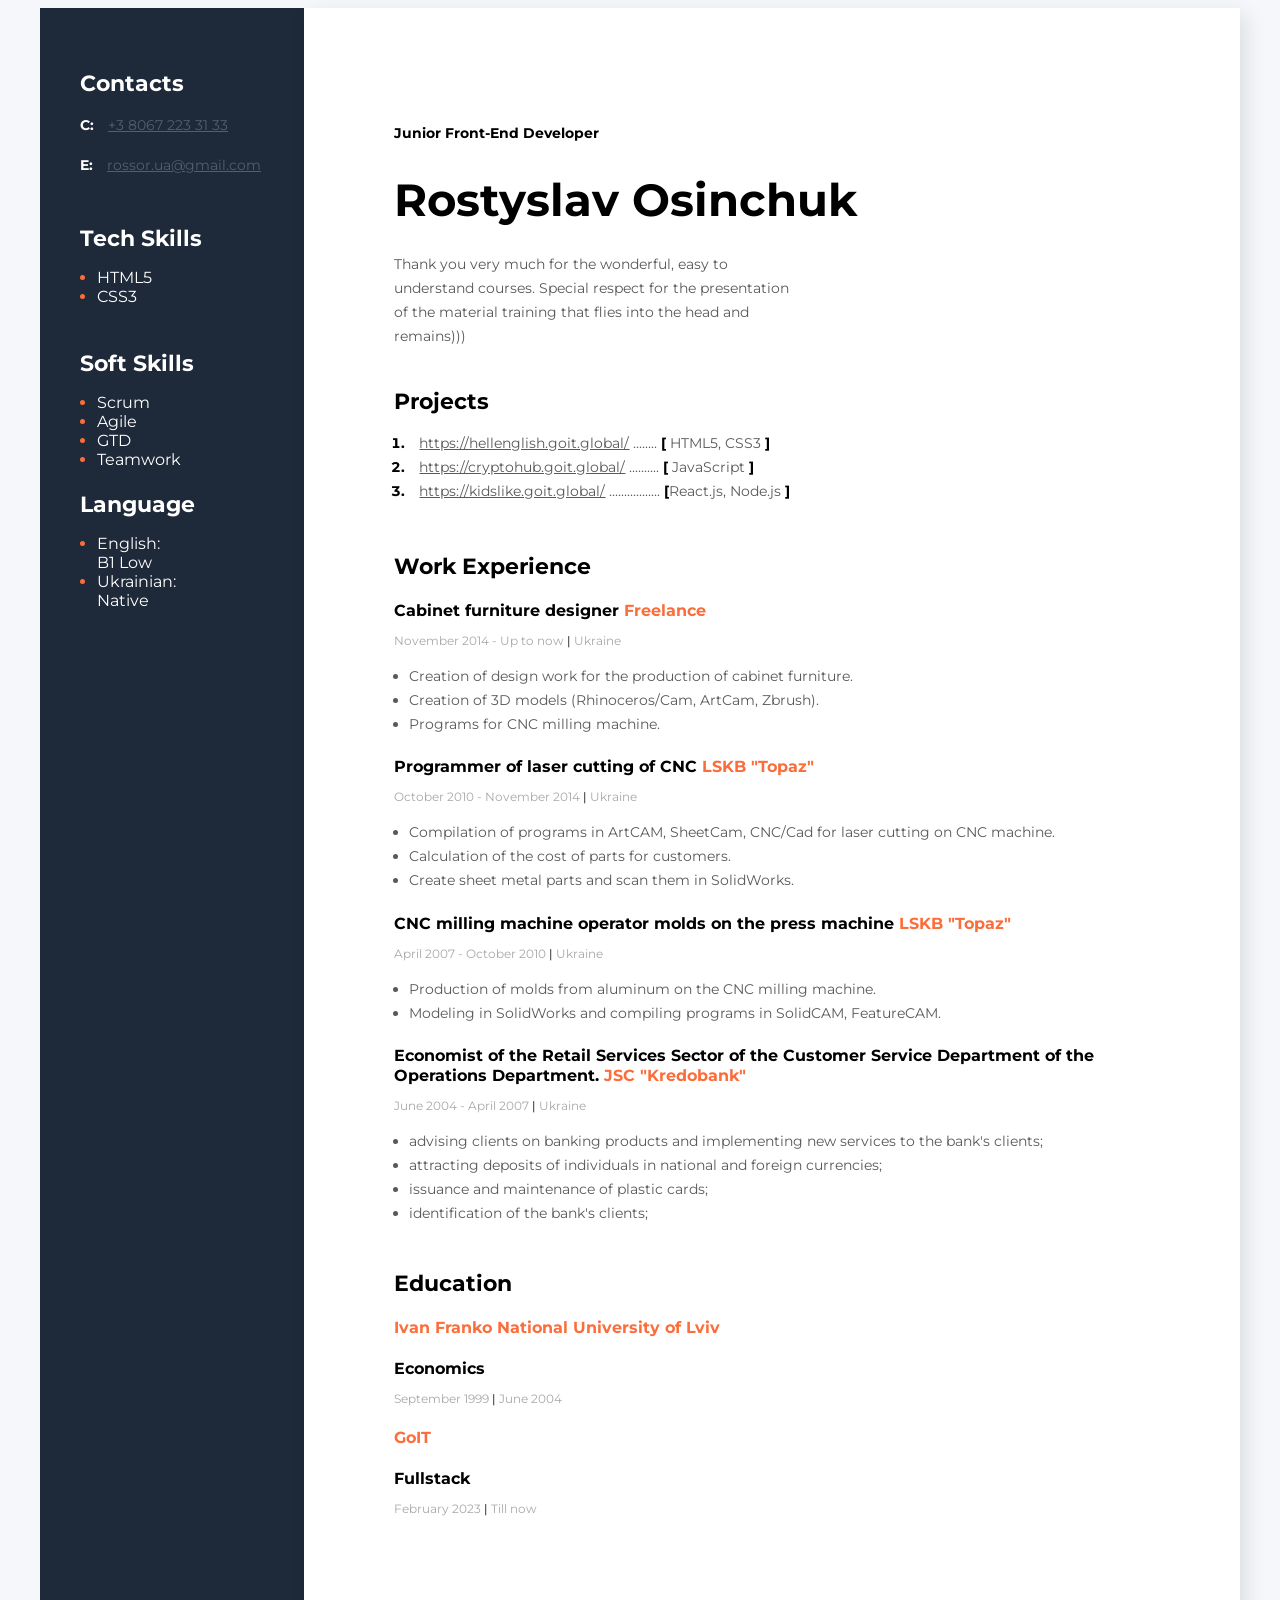
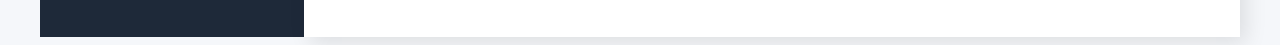
<file: index.html>
<!DOCTYPE html>
<html lang="en">
	<head>
		<meta charset="UTF-8" />
		<meta http-equiv="X-UA-Compatible" content="IE=edge" />
		<meta name="viewport" content="width=device-width, initial-scale=1.0" />
    <link rel="preconnect" href="https://fonts.googleapis.com">
<link rel="preconnect" href="https://fonts.gstatic.com" crossorigin>
<link href="https://fonts.googleapis.com/css2?family=Montserrat:wght@400;700&display=swap" rel="stylesheet">
    <link rel="stylesheet" href="styles/styles.css">
		<title>Resume</title>
	</head>
	<title>Resume</title>
	<body>
		<!--Main-->
		<div class="main">
		<!--Main content-->
		<div class="main-content">
		<!--About user-->
		<div class="about">
			<h2 class="about-position">Junior Front-End Developer</h2>
			<h1 class="about-name">Rostyslav Osinchuk</h1>
       <p class="about-description">
				Thank you very much for the wonderful, easy to understand courses. Special respect for the presentation of the material training that flies into the head and remains)))
				</p>
			</div>
		<!--Projects-->
		<div class="projects">
			<h3 class="title">Projects</h3>
			<ol class="project-list">
				<li class="project-item">
					<span class="project">	<a href="https://hellenglish.goit.global/" class="project-link">https://hellenglish.goit.global/</a>
						........ 
						<span class="project-bracket">[</span> HTML5, CSS3 
						<span class="project-bracket">]</span></span>
						
				</li>
				<li class="project-item">
					<span class="project">	<a href="https://cryptohub.goit.global/" class="project-link">https://cryptohub.goit.global/</a>
						.......... 
						<span class="project-bracket">[</span> JavaScript 
						<span class="project-bracket">]</span></span>
						
				</li>
				<li class="project-item">
					<span class="project"><a href="https://kidslike.goit.global/" class="project-link">https://kidslike.goit.global/</a>
						................. 
						<span class="project-bracket">[</span>React.js, Node.js <span class="project-bracket">]</span></span>
							
				</li>
			</ol>
		</div>
		
		<!--Work-->
		<div class="work">
		 <h3 class="title">Work Experience</h3>
		 <!--Company 3-->
		 <div>
			<h4 class="work-position">Cabinet furniture designer<span class="organization"> Freelance</span> </h4>
			<p class="period"> November 2014 - Up to now<span class="line"> |</span> Ukraine</p>
			<ul class="work-list">
				<li class="work-list-item">
					Creation of design work for the production of cabinet furniture.
				</li>
				<li class="work-list-item">Creation of 3D models (Rhinoceros/Cam, ArtCam, Zbrush). </li>
				<li class="work-list-item">Programs for CNC milling machine.</li>
			</ul>
		</div>
		<!--Company 1-->
		<div>
			<h4 class="work-position">Programmer of laser cutting of CNC<span class="organization"> LSKB "Topaz"</span></h4>
	    <p class="period">October 2010 - November 2014<span class="line"> | </span>Ukraine</p>
			<ul class="work-list">
				<li class="work-list-item"> 
					Compilation of programs in ArtCAM, SheetCam, CNC/Cad for laser cutting on CNC machine. 
				</li>
				<li class="work-list-item">Calculation of the cost of parts for customers. </li>
				<!-- <li class="work-list-item">Risus commodo viverra maecenas.</li> -->
				<li class="work-list-item">Create sheet metal parts and scan them in SolidWorks.
        </li>
			</ul>
		</div>
					<!--Company 2-->
					<div>
						<h4 class="work-position">CNC milling machine       operator molds on the press machine <span class="organization"> LSKB "Topaz"</span></h4>
						<p class="period">April 2007 - October 2010<span class="line"> | </span> Ukraine</p>
						<ul class="work-list">

							<li class="work-list-item">	Production of molds from aluminum on the CNC milling machine.</li>
							<li class="work-list-item"> Modeling in SolidWorks and compiling programs in SolidCAM, FeatureCAM.</li>
						</ul>
					</div>
					<!--Company 3-->
					<div>
						<h4 class="work-position">Economist of the Retail Services Sector of the Customer Service Department of the Operations Department.<span class="organization">  JSC "Kredobank"</span> </h4>
						<p class="period">June 2004 - April 2007<span class="line"> |</span> Ukraine</p>
						<ul class="work-list">
							<li class="work-list-item">
								advising clients on banking products and implementing new services to the bank's clients;
							</li>
							<li class="work-list-item">	attracting deposits of individuals in national and foreign currencies;</li>
							<li class="work-list-item">
								issuance and maintenance of plastic cards;</li>
							<li class="work-list-item">
								identification of the bank's clients;</li>
						</ul>
					</div>
					</div>
				<!--Education-->
        
        <div class="education">
          <h3 class="title">Education</h3>
          <h4><span class="education-univer"> Ivan Franko National University of Lviv</span></h4>
          <h4 class="work-position">Economics</h4>
          <p class="period">September 1999<span class="line"> | </span> June 2004</p></p>
        </div>
		  <div class="education">
          <!-- <h3 class="title">Education</h3> -->
          <h4><span class="education-univer"> GoIT </span></h4>
          <h4 class="work-position">Fullstack</h4>
          <p class="period">February 2023<span class="line"> | </span>Till now </p></p>
        </div>
				
			</div>

			<!--Sidebar-->
			<eside class="sidebar">
				<!-- <img src="image/IMG_20181207_055955037.jpg " alt="user photo" class="photo"> -->
				<!--Contacts-->
				<div class="contacts">
					<h3 class="sidebar-title">Contacts</h3>
					<div>
						<p>
							<span class="contact-type">C:</span>
							
							<a href="tel:+380672233133" class="contact-link">+3 8067 223 31 33</a>
						</p>
						<p>
							<span class="contact-type">E:</span>
							
							<a href="mailto:rossor.ua@gmail.com" class="contact-link">rossor.ua@gmail.com</a>
						</p>
					</div>
					</div>
					<!--Tech skills-->
				<div class="tech-skills">
						<h3 class="sidebar-title">Tech Skills</h3>
						<ul class="tech-skills-list">
							<li class="tech-skills-item"> <span class="tech-skills-text"> HTML5</span></li>
							<li class="tech-skills-item"><span class="tech-skills-text">CSS3</span></li>
							<!-- <li class="tech-skills-item"><span class="tech-skills-text">GIT</span></li> 
							<li class="tech-skills-item"><span class="tech-skills-text">WebPack</span></li>
							<li class="tech-skills-item"><span class="tech-skills-text">JavaScript</span></li>
							<li class="tech-skills-item"><span class="tech-skills-text">React.js</span></li>
							<li class="tech-skills-item"><span class="tech-skills-text">Node.js</span></li>-->
              </ul>
         </div>
							<!--Soft Skills-->
				 <div class="soft-skills">
								<h3 class="sidebar-title">Soft Skills</h3>
								<ul class="tech-skills-list">
									<li class="tech-skills-item"><span class="tech-skills-text">Scrum </span></li>
									<li class="tech-skills-item"> <span class="tech-skills-text">Agile</span></li>
									<li class="tech-skills-item"><span class="tech-skills-text">GTD</span></li>
									<li class="tech-skills-item"><span class="tech-skills-text">Teamwork</span></li>
								</ul>
					</div>
								<!--Language-->
								<div class="soft-skills">
									<h3 class="sidebar-title">Language</h3>
									<ul class="tech-skills-list">
										<li class="tech-skills-item"><span  class="tech-skills-text"> English:<br>   B1 Low
										 </span></li>
										<li class="tech-skills-item"> <span class="tech-skills-text">Ukrainian:<br> Native </span></li>
									
										
									</ul>
						</div>
					</div>
				</div>
			</aside>
		</div>
	</body>
</html>
</file>
<file: styles/styles.css>
body {
  font-family: 'Montserrat', sans-serif;
  background-color: #F5F7FA;
}

/* main styles */
.main{
display: flex;
flex-direction: row-reverse;
width: 1200px;
margin: 0 auto;
}

/* main-content */
.main-content {
  background-color: #fff;
  box-shadow: 6px 6px 20px rgba(0, 0, 0, 0.1);
  padding: 105px 90px;
}

/* about styles */

.about {
margin-bottom: 40px;
}

.about-position{
font-style: normal;
font-weight: 700;
font-size: 14px;
line-height: 17px;
color: #000000;
margin-bottom: 20px;
}

.about-name{
  font-style: normal;
  font-weight: 700;
  font-size: 45px;
  line-height: 55px;
  color: #000000;
  margin-bottom: 25px;
  
}

.about-description{
  font-style: normal;
  font-weight: 400;
  font-size: 14px;
  line-height: 24px;
  color: #595959;
  width: 400px;
  
}

.projects {
 margin-bottom: 50px;
 
}
.title {
  font-style: normal;
  font-weight: 700;
  font-size: 22px;
  line-height: 27px;
  color: #000000;
  margin-bottom: 10px;
  
}

.project-list{
  padding: 0;
  margin-left: 15px;
}

.project-item{
font-style: normal;
font-weight: 700;
font-size: 14px;
line-height: 24px;
color: #000000;
}

.project,
.project-link{
font-style: normal;
font-weight: 400;
font-size: 14px;
line-height: 24px;
color: #595959;
}
.project-link{
  margin-left: 10px;
}

.project-bracket{
  font-weight: 700;
  font-size: 14px;
  line-height: 24px;
  color: #000000;
  }

 

.work{
  margin-bottom: 45px;
}

.organization{
font-style: normal;
font-weight: 700;
font-size: 16px;
line-height: 20px;
color: #FB6D3A;

}

.work-position{
font-style: normal;
font-weight: 700;
font-size: 16px;
line-height: 20px;
color: #000000;
margin-bottom: 10px;

}

.period{
  font-style: normal;
  font-weight: 400;
  font-size: 12px;
  line-height: 15px;
  color: #A8A8A8;
  margin-bottom: 10px;
}

.line{
  font-style: normal;
font-weight: 400;
font-size: 12px;
line-height: 15px;
color: #000000;

}

.work-list{
  padding: 0;
  margin-left: 15px;
}

.work-list-item{
  font-style: normal;
  font-weight: 400;
  font-size: 14px;
  line-height: 24px;
  color: #595959;
  
}


.education {
 
}

.education-univer{
font-style: normal;
font-weight: 700;
font-size: 16px;
line-height: 20px;
color: #FB6D3A;
margin-bottom: 10px;

}

/* sidebar styles*/

.sidebar{
  background-color: #1E2939  ;
  padding-top: 40px;
  width: 370px;
}

.photo{
  width: 370px;
  margin-bottom: 50px;
}

.sidebar-title{
  color: #ffffff;
  font-style: normal;
  font-weight: 700;
  font-size: 22px; 
  line-height: 27px;
  margin-bottom: 8px;
}

.contacts{
margin-bottom: 48px;
}

.contact-type{
font-style: normal;
font-weight: bold;
font-size: 14px;
line-height: 24px;
color: #FFFFFF;
margin-right: 10px;
}

.contact-link{
font-style: normal;
font-weight: normal;
font-size: 14px;
line-height: 24px;
color: #565e6a;

}
.span{

}

.soft-skills,
.contacts,
.tech-skills{
  margin-left: 40px;
}

.tech-skills{
  margin-bottom: 44px; 

}

.soft-skills{
  
}

.tech-skills-list{
color: #fff;
padding: 0;
margin-left: 17px;
}

.tech-skills-text{
  color: #fff;
}



.tech-skills-item{
  color:#FB6D3A;
}
</file>
